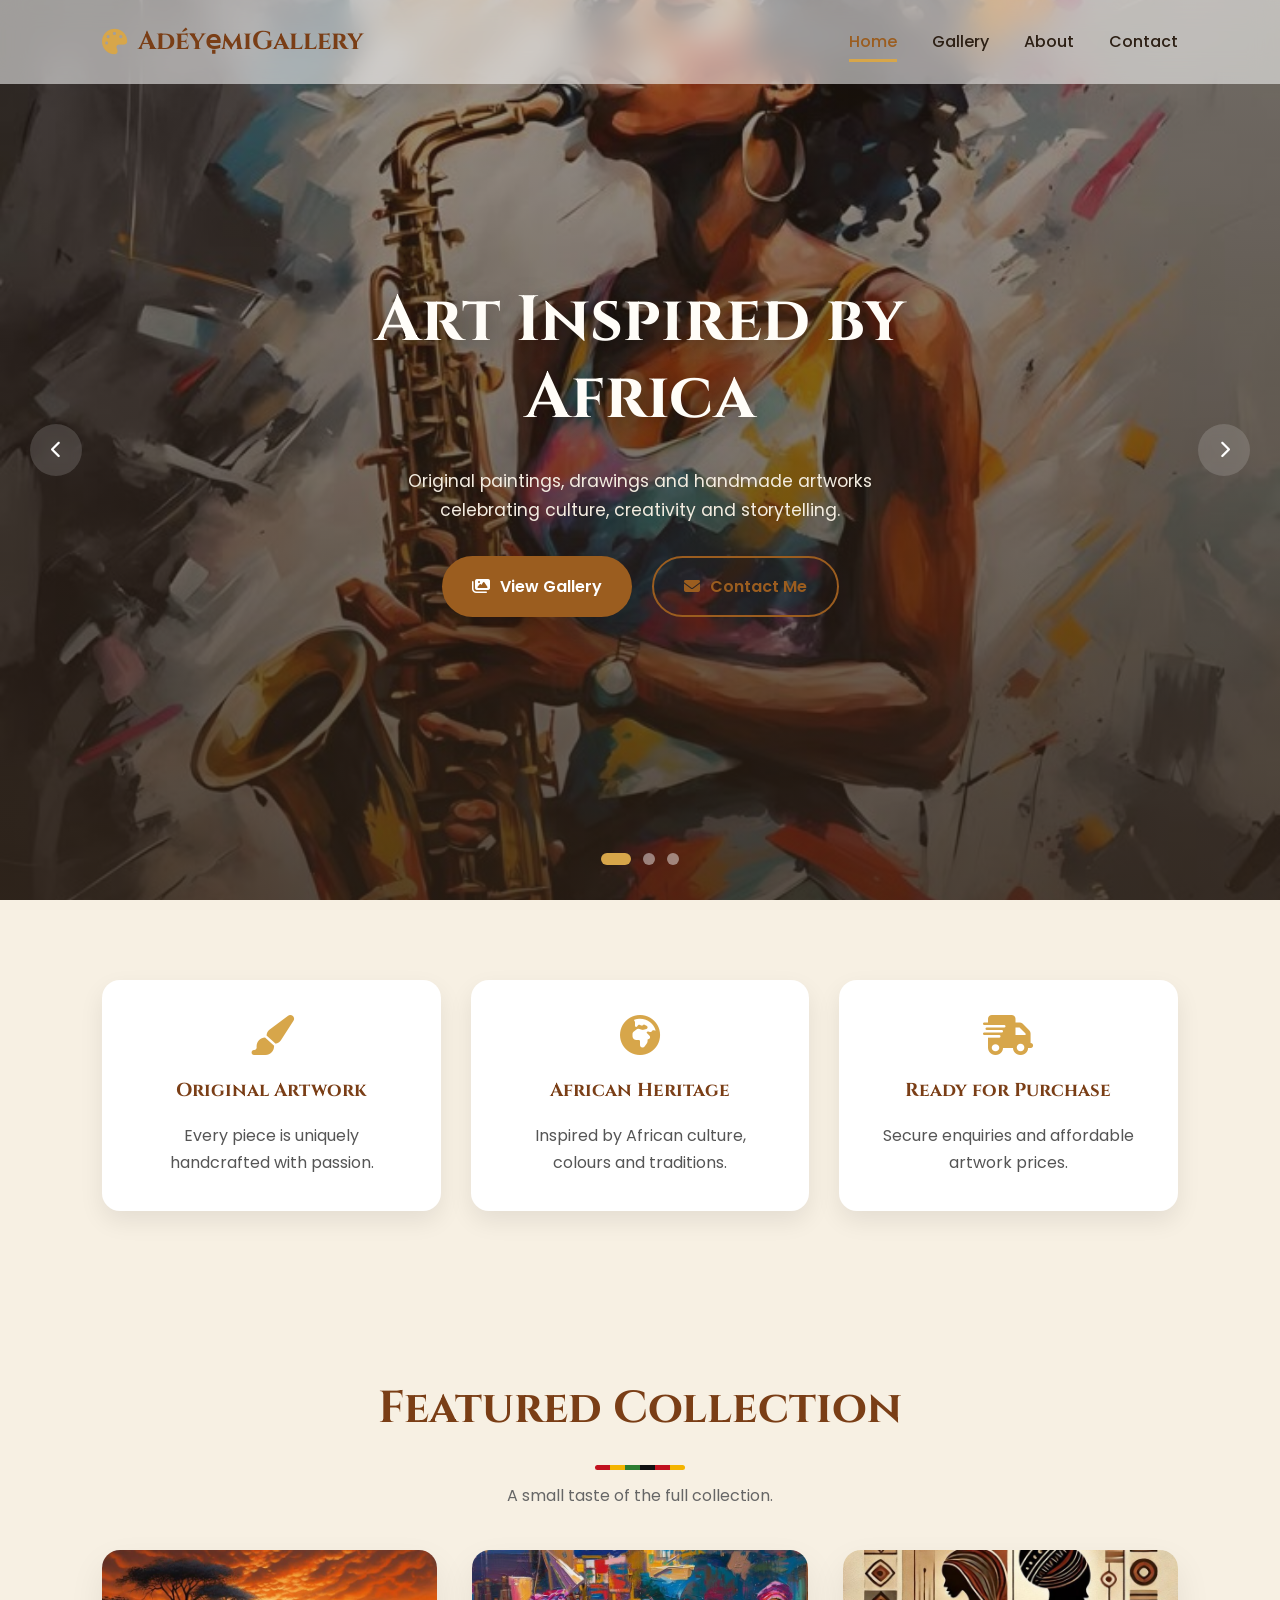
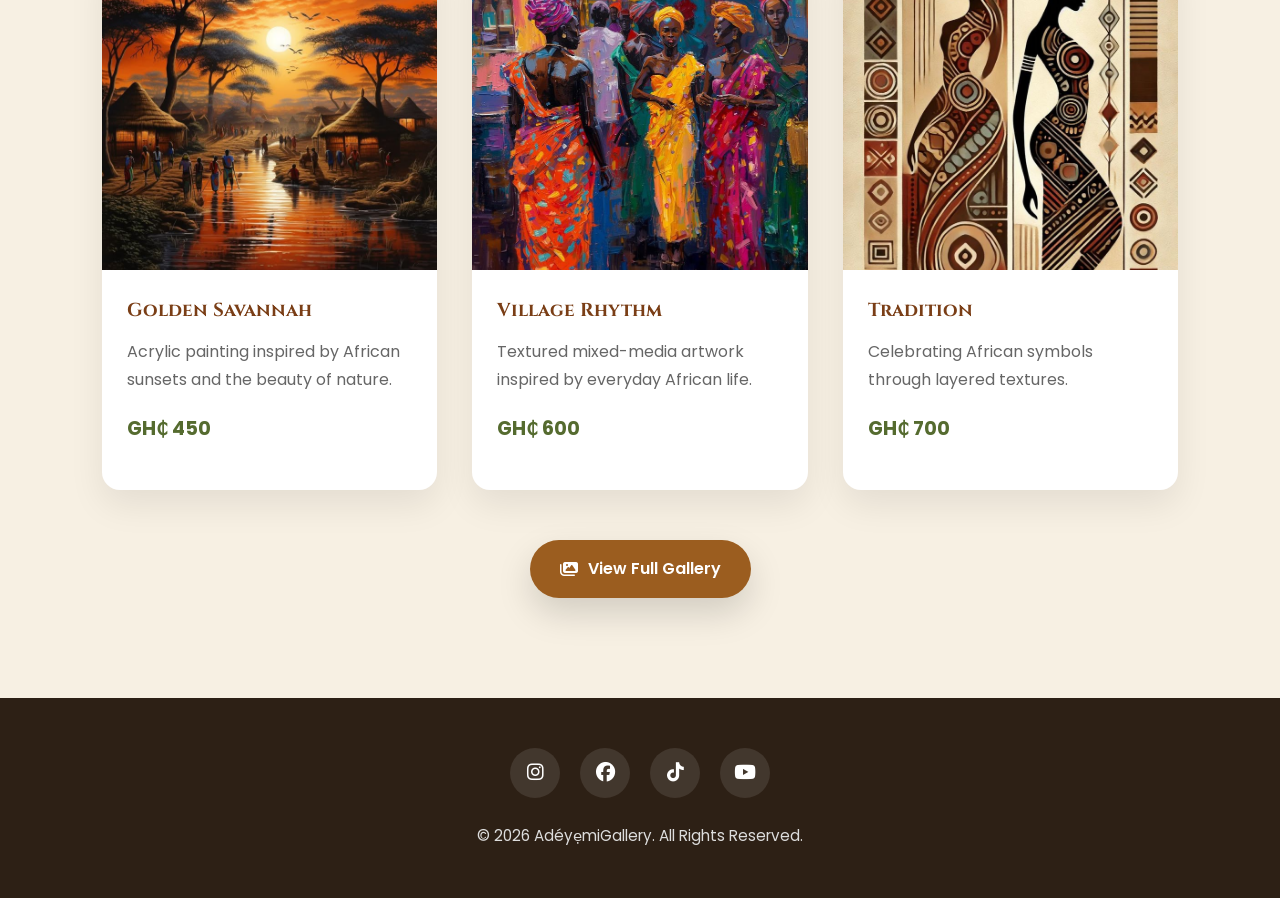
<file: index.html>
<!DOCTYPE html>
<html lang="en">
<head>
    <meta charset="UTF-8">
    <meta name="viewport" content="width=device-width, initial-scale=1.0">
    <title>AdéyẹmiGallery | Home</title>

    <link rel="stylesheet" href="style.css">

    <!-- Google Fonts -->
    <link href="https://fonts.googleapis.com/css2?family=Cinzel:wght@500;700&family=Poppins:wght@300;400;500;600&display=swap" rel="stylesheet">

    <!-- Font Awesome -->
    <link rel="stylesheet"
    href="https://cdnjs.cloudflare.com/ajax/libs/font-awesome/6.7.2/css/all.min.css">
</head>

<body>

<!--================ PRELOADER ================-->

<div id="loader">
    <div class="loader-circle"></div>
</div>

<!--================ NAVIGATION ================-->

<header>

<div class="logo">
    <i class="fa-solid fa-palette"></i>
    AdéyẹmiGallery
</div>

<nav>

<a href="index.html" class="active">Home</a>
<a href="gallery.html">Gallery</a>
<a href="about.html">About</a>
<a href="contact.html">Contact</a>

</nav>

<div class="menu-btn">
    <i class="fa-solid fa-bars"></i>
</div>

</header>

<!--================ HERO SLIDER =================
Replaces the old static kente-pattern hero.
Each .hero-slide is a full slide with its own background image, heading,
text and buttons, so the message can change from slide to slide.
Add the slide-rotation logic (interval, next/prev, dot clicks) to script.js
and the positioning/fade or slide transition rules to style.css using the
.hero-slider / .hero-slide / .slide-dots classes below.
================================================= -->

<section id="home" class="hero-slider">

<div class="hero-slide active" style="background-image: url('./images/trumpet.jpg');">
    <div class="hero-overlay"></div>
    <div class="hero-content">
        <h1>Art Inspired by Africa</h1>
        <p>
            Original paintings, drawings and handmade artworks celebrating
            culture, creativity and storytelling.
        </p>
        <div class="hero-buttons">
            <a href="gallery.html" class="btn">
                <i class="fa-solid fa-images"></i>
                View Gallery
            </a>
            <a href="contact.html" class="btn-outline">
                <i class="fa-solid fa-envelope"></i>
                Contact Me
            </a>
        </div>
    </div>
</div>

<div class="hero-slide" style="background-image: url('./images/women.jpg');">
    <div class="hero-overlay"></div>
    <div class="hero-content">
        <h1>Colour, Culture, Story</h1>
        <p>
            Every piece is handcrafted to carry a piece of African heritage
            into your home.
        </p>
        <div class="hero-buttons">
            <a href="gallery.html" class="btn">
                <i class="fa-solid fa-images"></i>
                View Gallery
            </a>
            <a href="about.html" class="btn-outline">
                <i class="fa-solid fa-user"></i>
                Meet the Artist
            </a>
        </div>
    </div>
</div>

<div class="hero-slide" style="background-image: url('./images/herowomen.jpg');">
    <div class="hero-overlay"></div>
    <div class="hero-content">
        <h1>Made With Passion</h1>
        <p>
            From sketch to canvas, every artwork tells a story worth
            owning.
        </p>
        <div class="hero-buttons">
            <a href="gallery.html" class="btn">
                <i class="fa-solid fa-images"></i>
                View Gallery
            </a>
            <a href="contact.html" class="btn-outline">
                <i class="fa-solid fa-envelope"></i>
                Contact Me
            </a>
        </div>
    </div>
</div>

<div class="slider-arrows">
    <button class="slider-prev" aria-label="Previous slide">
        <i class="fa-solid fa-chevron-left"></i>
    </button>
    <button class="slider-next" aria-label="Next slide">
        <i class="fa-solid fa-chevron-right"></i>
    </button>
</div>

<div class="slider-dots">
    <span class="dot active" data-slide="0"></span>
    <span class="dot" data-slide="1"></span>
    <span class="dot" data-slide="2"></span>
</div>

</section>

<!--================ FEATURES =================-->

<section class="features">

<div class="feature reveal">

<i class="fa-solid fa-paintbrush"></i>

<h3>Original Artwork</h3>

<p>
Every piece is uniquely handcrafted with passion.
</p>

</div>

<div class="feature reveal">

<i class="fa-solid fa-earth-africa"></i>

<h3>African Heritage</h3>

<p>
Inspired by African culture, colours and traditions.
</p>

</div>

<div class="feature reveal">

<i class="fa-solid fa-truck-fast"></i>

<h3>Ready for Purchase</h3>

<p>
Secure enquiries and affordable artwork prices.
</p>

</div>

</section>

<!--================ GALLERY PREVIEW =================-->

<section id="gallery-preview">

<div class="section-title">

<h2>Featured Collection</h2>

<p>A small taste of the full collection.</p>

</div>

<div class="gallery-grid">

<div class="art-card painting reveal">

<img src="./images/scene.jpg" alt="Artwork">

<div class="art-info">

<h3>Golden Savannah</h3>

<p>
Acrylic painting inspired by African sunsets and the
beauty of nature.
</p>

<div class="price">
GH₵ 450
</div>

</div>

</div>

<div class="art-card painting reveal">

<img src="./images/kentewomen.jpg" alt="Artwork">

<div class="art-info">

<h3>Village Rhythm</h3>

<p>
Textured mixed-media artwork inspired by everyday
African life.
</p>

<div class="price">
GH₵ 600
</div>

</div>

</div>

<div class="art-card painting reveal">

<img src="./images/patternwomen.jpg" alt="Artwork">

<div class="art-info">

<h3>Tradition</h3>

<p>
Celebrating African symbols through layered textures.
</p>

<div class="price">
GH₵ 700
</div>

</div>

</div>

</div>

<div class="gallery-preview-cta">
    <a href="gallery.html" class="btn">
        <i class="fa-solid fa-images"></i>
        View Full Gallery
    </a>
</div>

</section>

<!--================ FOOTER =================-->

<footer>

<div class="socials">

<a href="https://www.instagram.com/dorabelle2011" target="_blank" rel="noopener noreferrer">
    <i class="fab fa-instagram"></i>
</a>

<a href="https://www.facebook.com/Dorothy-Setriakor" target="_blank" rel="noopener noreferrer">
    <i class="fab fa-facebook"></i>
</a>

<a href="https://www.tiktok.com/dorothy.setriakor" target="_blank" rel="noopener noreferrer">
    <i class="fab fa-tiktok"></i>
</a>

<a href="https://www.youtube.com/DorothySetriakor" target="_blank" rel="noopener noreferrer">
    <i class="fab fa-youtube"></i>
</a>

</div>

<p>

© 2026 AdéyẹmiGallery.
All Rights Reserved.

</p>

</footer>

<script src="script.js"></script>

</body>
</html>
</file>
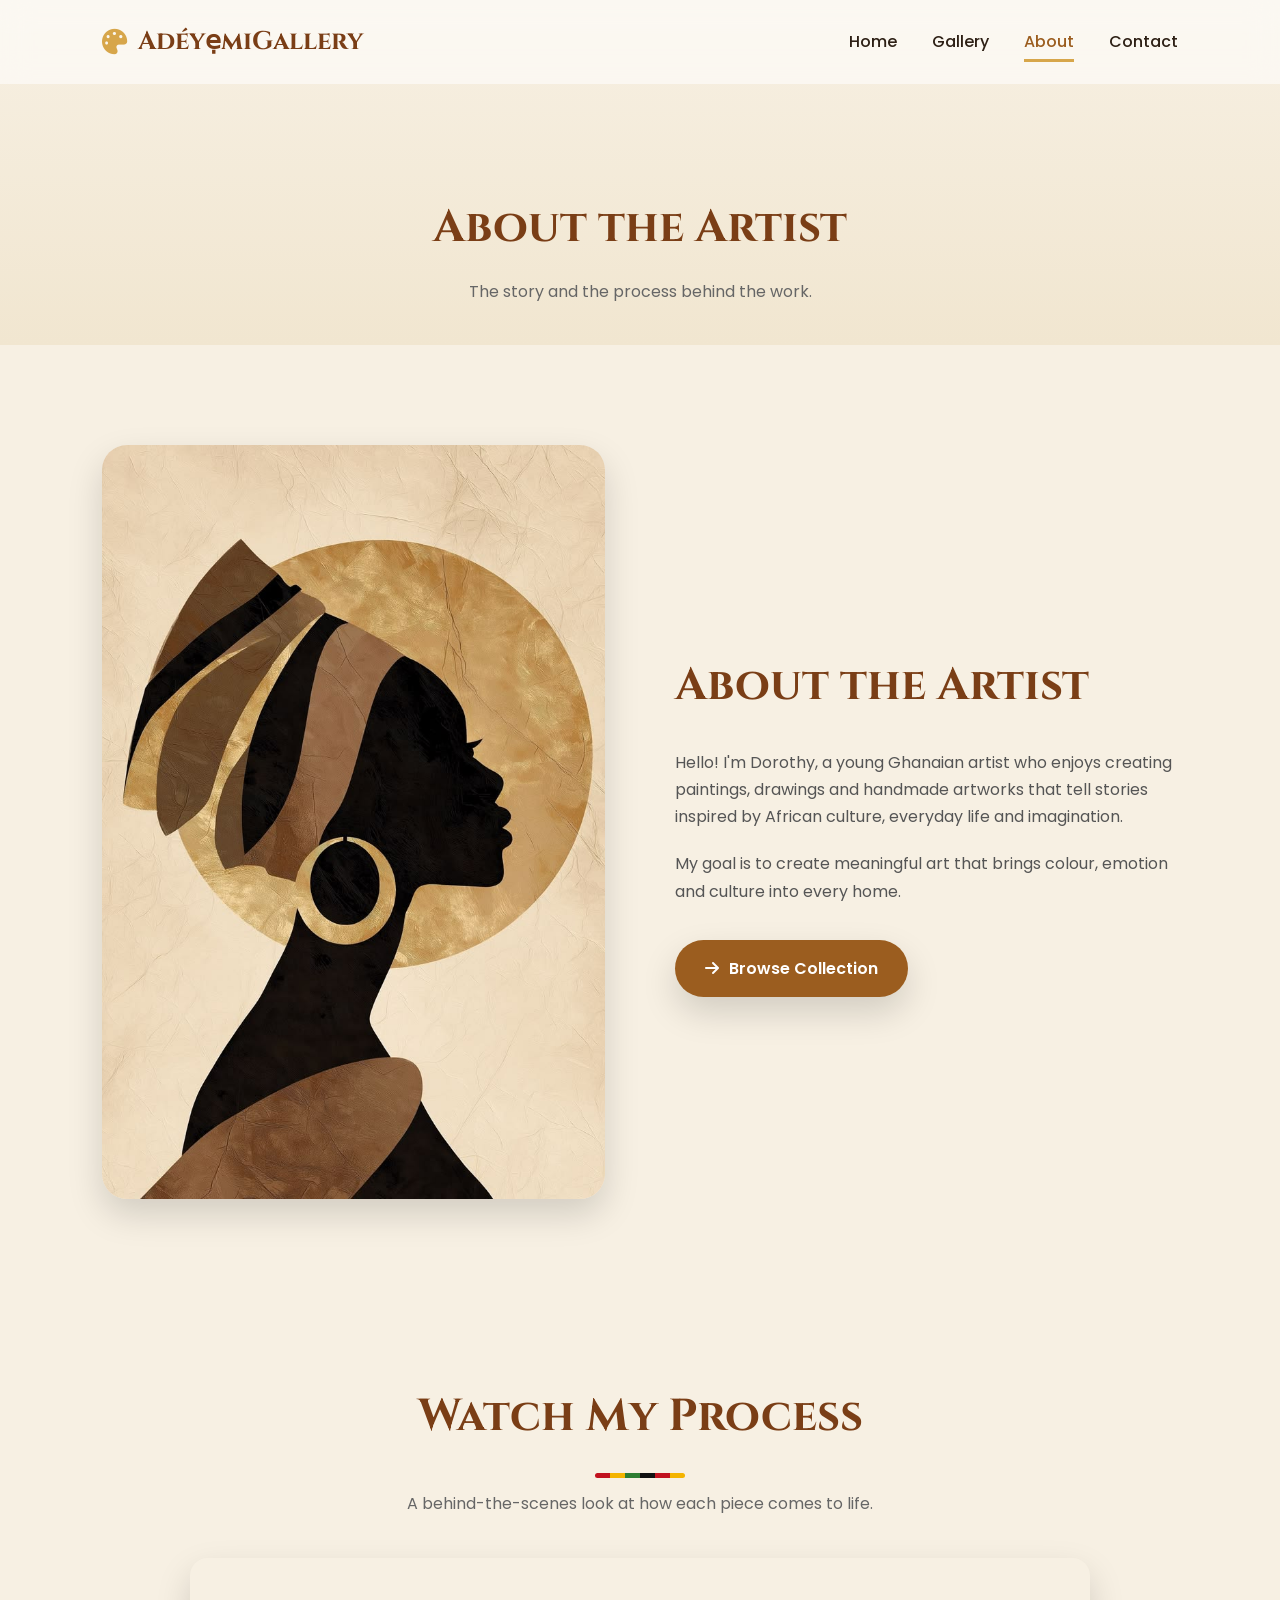
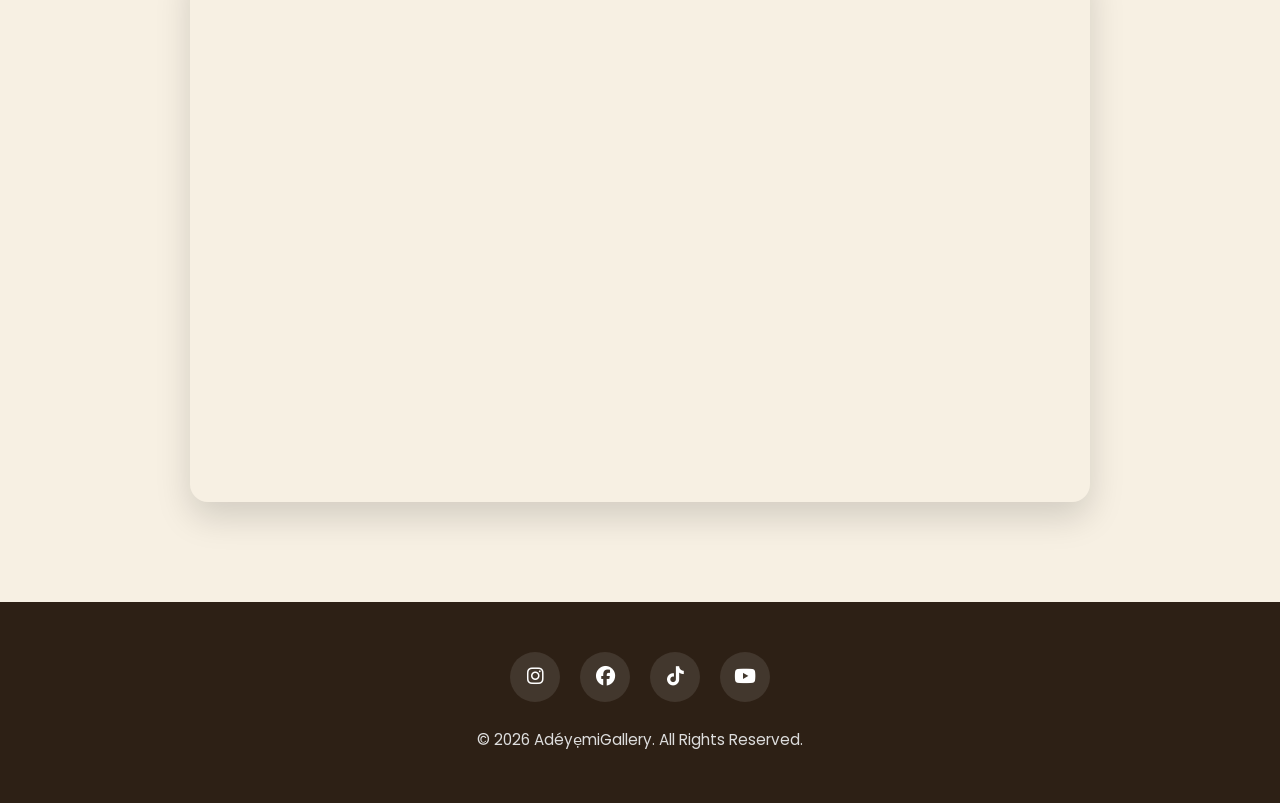
<file: about.html>
<!DOCTYPE html>
<html lang="en">
<head>
    <meta charset="UTF-8">
    <meta name="viewport" content="width=device-width, initial-scale=1.0">
    <title>AdéyẹmiGallery | About</title>

    <link rel="stylesheet" href="style.css">

    <!-- Google Fonts -->
    <link href="https://fonts.googleapis.com/css2?family=Cinzel:wght@500;700&family=Poppins:wght@300;400;500;600&display=swap" rel="stylesheet">

    <!-- Font Awesome -->
    <link rel="stylesheet"
    href="https://cdnjs.cloudflare.com/ajax/libs/font-awesome/6.7.2/css/all.min.css">
</head>

<body>

<!--================ PRELOADER ================-->

<div id="loader">
    <div class="loader-circle"></div>
</div>

<!--================ NAVIGATION ================-->

<header>

<div class="logo">
    <i class="fa-solid fa-palette"></i>
    AdéyẹmiGallery
</div>

<nav>

<a href="index.html">Home</a>
<a href="gallery.html">Gallery</a>
<a href="about.html" class="active">About</a>
<a href="contact.html">Contact</a>

</nav>

<div class="menu-btn">
    <i class="fa-solid fa-bars"></i>
</div>

</header>

<!--================ PAGE BANNER =================-->

<section class="page-banner">

<div class="section-title">

<h1>About the Artist</h1>

<p>The story and the process behind the work.</p>

</div>

</section>

<!--================ ABOUT =================-->

<section id="about">

<div class="about-image">

<img src="./images/woman.jpg" alt="Artist">

</div>

<div class="about-text">

<h2>About the Artist</h2>

<p>

Hello! I'm Dorothy, a young Ghanaian artist who enjoys
creating paintings, drawings and handmade artworks that
tell stories inspired by African culture, everyday life
and imagination.

</p>

<p>

My goal is to create meaningful art that brings colour,
emotion and culture into every home.

</p>

<a href="gallery.html" class="btn">

<i class="fa-solid fa-arrow-right"></i>

Browse Collection

</a>

</div>

</section>

<!--================ VIDEO =================
Provision for an embedded YouTube video, e.g. showing the
artist's process or a studio tour. Swap the src on the iframe
below for the real YouTube embed link
(https://www.youtube.com/embed/VIDEO_ID). Style the wrapper with
the .video-section / .video-wrapper classes in style.css to keep
the 16:9 ratio responsive.
================================================= -->

<section class="video-section">

<div class="section-title">

<h2>Watch My Process</h2>

<p>A behind-the-scenes look at how each piece comes to life.</p>

</div>

<div class="video-wrapper">

<iframe
    src="https://www.youtube.com/embed/VIDEO_ID"
    title="Artist process video"
    frameborder="0"
    allow="accelerometer; autoplay; clipboard-write; encrypted-media; gyroscope; picture-in-picture; web-share"
    allowfullscreen>
</iframe>

</div>

</section>

<!--================ FOOTER =================-->

<footer>

<div class="socials">

<a href="https://www.instagram.com/dorabelle2011" target="_blank" rel="noopener noreferrer">
    <i class="fab fa-instagram"></i>
</a>

<a href="https://www.facebook.com/Dorothy-Setriakor" target="_blank" rel="noopener noreferrer">
    <i class="fab fa-facebook"></i>
</a>

<a href="https://www.tiktok.com/dorothy.setriakor" target="_blank" rel="noopener noreferrer">
    <i class="fab fa-tiktok"></i>
</a>

<a href="https://www.youtube.com/DorothySetriakor" target="_blank" rel="noopener noreferrer">
    <i class="fab fa-youtube"></i>
</a>

</div>

<p>

© 2026 AdéyẹmiGallery.
All Rights Reserved.

</p>

</footer>

<script src="script.js"></script>

</body>
</html>
</file>
<file: style.css>
/*=========================================
GOOGLE FONTS
=========================================*/

@import url('https://fonts.googleapis.com/css2?family=Cinzel:wght@500;700&family=Poppins:wght@300;400;500;600;700&display=swap');

/*=========================================
ROOT VARIABLES
=========================================*/

:root{

    --primary:#9b5d1f;
    --secondary:#d7a64a;
    --accent:#7a3e16;
    --cream:#f7f0e3;
    --light:#fffdf8;
    --dark:#2d2015;
    --green:#556b2f;

    --shadow:0 15px 35px rgba(0,0,0,.15);

    --radius:18px;

    --transition:.35s ease;

}

/*=========================================
RESET
=========================================*/

*{

    margin:0;
    padding:0;
    box-sizing:border-box;

}

html{

    scroll-behavior:smooth;

}

body{

    font-family:'Poppins',sans-serif;
    background:var(--cream);
    color:var(--dark);
    overflow-x:hidden;
    line-height:1.7;

}

img{

    width:100%;
    display:block;

}

a{

    text-decoration:none;

}

button{

    border:none;
    cursor:pointer;
    font-family:inherit;

}

/*=========================================
SCROLLBAR
=========================================*/

::-webkit-scrollbar{

    width:10px;

}

::-webkit-scrollbar-thumb{

    background:var(--primary);
    border-radius:20px;

}

::-webkit-scrollbar-track{

    background:#eadfcf;

}

/*=========================================
PRELOADER
=========================================*/

#loader{

    position:fixed;
    inset:0;
    background:var(--cream);

    display:flex;
    justify-content:center;
    align-items:center;

    z-index:9999;

    transition:.6s;

}

.loader-circle{

    width:70px;
    height:70px;

    border:7px solid #e8c98c;

    border-top:7px solid var(--accent);

    border-radius:50%;

    animation:spin 1s linear infinite;

}

/*=========================================
HEADER
=========================================*/

header{

    position:fixed;
    top:0;
    left:0;

    width:100%;

    padding:20px 8%;

    display:flex;
    justify-content:space-between;
    align-items:center;

    backdrop-filter:blur(14px);

    background:rgba(255,255,255,.55);

    z-index:999;

    transition:.3s;

}

header.scrolled{

    background:white;
    box-shadow:0 8px 20px rgba(0,0,0,.08);

}

.logo{

    font-size:1.6rem;
    font-family:'Cinzel',serif;

    color:var(--accent);

    display:flex;
    gap:10px;
    align-items:center;

    font-weight:bold;

}

.logo i{

    color:var(--secondary);

}

nav{

    display:flex;
    gap:35px;

}

nav a{

    color:var(--dark);

    font-weight:500;

    position:relative;

}

nav a::after{

    content:"";

    position:absolute;

    left:0;
    bottom:-7px;

    width:0;

    height:3px;

    background:var(--secondary);

    transition:var(--transition);

}

nav a:hover::after{

    width:100%;

}

nav a.active{

    color:var(--primary);

}

nav a.active::after{

    width:100%;

}

.menu-btn{

    display:none;

    font-size:1.6rem;

    color:var(--accent);

}

/*=========================================
HERO SLIDER
=========================================*/

.hero-slider{

    position:relative;

    min-height:100vh;

    overflow:hidden;

    background:var(--dark);

}

.hero-slide{

    position:absolute;

    inset:0;

    display:flex;

    align-items:center;

    justify-content:center;

    background-size:cover;

    background-position:center;

    opacity:0;

    visibility:hidden;

    transition:opacity 1.2s ease;

    z-index:1;

}

.hero-slide.active{

    opacity:1;

    visibility:visible;

    z-index:2;

}

.hero-overlay{

    position:absolute;

    inset:0;

    background:linear-gradient(
        180deg,
        rgba(45,32,21,.45),
        rgba(45,32,21,.8)
    );

}

.hero-slide .hero-content{

    position:relative;

    z-index:2;

    max-width:760px;

    margin:0 auto;

    padding:0 8%;

    text-align:center;

}

.hero-content h1{

    font-size:4rem;

    font-family:'Cinzel',serif;

    line-height:1.2;

    color:var(--light);

    text-shadow:0 6px 25px rgba(0,0,0,.4);

}

.hero-content p{

    margin:30px auto;

    max-width:580px;

    font-size:1.08rem;

    color:#f3ece0;

}

.hero-buttons{

    display:flex;

    justify-content:center;

    gap:20px;

    flex-wrap:wrap;

}

/*=========================================
SLIDER CONTROLS
=========================================*/

.slider-arrows{

    position:absolute;

    top:50%;

    left:0;
    right:0;

    transform:translateY(-50%);

    display:flex;

    justify-content:space-between;

    padding:0 30px;

    z-index:3;

    pointer-events:none;

}

.slider-prev,
.slider-next{

    pointer-events:all;

    width:52px;
    height:52px;

    border-radius:50%;

    background:rgba(255,255,255,.15);

    backdrop-filter:blur(6px);

    color:white;

    display:flex;

    align-items:center;

    justify-content:center;

    font-size:1.1rem;

    transition:var(--transition);

}

.slider-prev:hover,
.slider-next:hover{

    background:var(--secondary);

    transform:translateY(-4px);

}

.slider-dots{

    position:absolute;

    bottom:35px;

    left:0;
    right:0;

    display:flex;

    justify-content:center;

    gap:12px;

    z-index:3;

}

.dot{

    width:12px;
    height:12px;

    border-radius:50%;

    background:rgba(255,255,255,.45);

    cursor:pointer;

    transition:var(--transition);

}

.dot.active{

    background:var(--secondary);

    width:30px;

    border-radius:20px;

}

/*=========================================
BUTTONS
=========================================*/

.btn{

    background:var(--primary);

    color:white;

    padding:15px 30px;

    border-radius:40px;

    transition:var(--transition);

    display:inline-flex;

    gap:10px;

    align-items:center;

    font-weight:600;

    box-shadow:var(--shadow);

}

.btn:hover{

    background:var(--accent);

    transform:translateY(-4px);

}

.btn-outline{

    border:2px solid var(--primary);

    color:var(--primary);

    padding:15px 30px;

    border-radius:40px;

    display:inline-flex;

    gap:10px;

    align-items:center;

    transition:var(--transition);

    font-weight:600;

}

.btn-outline:hover{

    background:var(--primary);

    color:white;

}

/*=========================================
FEATURES
=========================================*/

.features{

    padding:80px 8%;

    display:grid;

    grid-template-columns:repeat(3,1fr);

    gap:30px;

}

.feature{

    background:white;

    border-radius:var(--radius);

    padding:35px;

    text-align:center;

    transition:var(--transition);

    box-shadow:0 10px 25px rgba(0,0,0,.08);

}

.feature:hover{

    transform:translateY(-10px);

}

.feature i{

    font-size:2.5rem;

    color:var(--secondary);

    margin-bottom:20px;

}

.feature h3{

    margin-bottom:15px;

    font-family:'Cinzel',serif;

    color:var(--accent);

}

.feature p{

    color:#555;

}
/*=========================================
SECTION TITLE
=========================================*/

.section-title{

    text-align:center;
    padding:40px 8%;

}

.section-title h2{

    font-family:'Cinzel',serif;
    font-size:2.8rem;
    color:var(--accent);
    margin-bottom:12px;

}

.section-title p{

    color:#666;
    max-width:650px;
    margin:auto;

}

/*=========================================
PAGE BANNER
=========================================*/

.page-banner{

    padding-top:150px;

    background:linear-gradient(180deg,var(--cream),#f1e6d0);

}

.page-banner .section-title h2,
.page-banner .section-title h1{

    font-family:'Cinzel',serif;
    font-size:2.8rem;
    color:var(--accent);
    margin-bottom:12px;

}

/*=========================================
GALLERY
=========================================*/

#gallery{

    padding:40px 8% 100px;

}

.gallery-filter{

    display:flex;
    justify-content:center;
    flex-wrap:wrap;
    gap:15px;
    margin-bottom:50px;

}

.gallery-filter button{

    background:white;
    color:var(--dark);

    padding:12px 24px;

    border-radius:30px;

    border:2px solid transparent;

    font-weight:600;

    transition:var(--transition);

    box-shadow:0 6px 15px rgba(0,0,0,.08);

}

.gallery-filter button:hover{

    background:var(--secondary);
    color:white;

}

.gallery-filter button.active{

    background:var(--primary);
    color:white;

}

.gallery-grid{

    display:grid;

    grid-template-columns:repeat(auto-fit,minmax(300px,1fr));

    gap:35px;

}

/*=========================================
GALLERY PREVIEW (HOME PAGE)
=========================================*/

#gallery-preview{

    padding:40px 8% 100px;

}

.gallery-preview-cta{

    text-align:center;

    margin-top:50px;

}

/*=========================================
ART CARD
=========================================*/

.art-card{

    background:white;

    border-radius:var(--radius);

    overflow:hidden;

    box-shadow:0 15px 35px rgba(0,0,0,.08);

    transition:var(--transition);

}

.art-card:hover{

    transform:translateY(-12px);

    box-shadow:0 25px 45px rgba(0,0,0,.15);

}

.art-card img{

    height:320px;

    object-fit:cover;

    transition:.5s;

}

.art-card:hover img{

    transform:scale(1.08);

}

.art-info{

    padding:25px;

}

.art-info h3{

    font-family:'Cinzel',serif;

    color:var(--accent);

    margin-bottom:12px;

}

.art-info p{

    color:#666;

    margin-bottom:20px;

}

.price{

    color:var(--green);

    font-size:1.2rem;

    font-weight:700;

    margin-bottom:20px;

}

.buy-btn{

    width:100%;

    background:var(--primary);

    color:white;

    padding:14px;

    border-radius:35px;

    font-size:1rem;

    font-weight:600;

    transition:var(--transition);

}

.buy-btn:hover{

    background:var(--accent);
    transform:translateY(-4px);

}

.buy-btn i{

    margin-right:8px;

}

/*=========================================
ABOUT
=========================================*/

#about{

    padding:100px 8%;

    display:grid;

    grid-template-columns:1fr 1fr;

    gap:70px;

    align-items:center;

}

.about-image img{

    border-radius:25px;

    box-shadow:var(--shadow);

}

.about-text h2{

    font-family:'Cinzel',serif;

    color:var(--accent);

    font-size:2.8rem;

    margin-bottom:25px;

}

.about-text p{

    color:#555;

    margin-bottom:20px;

}

.about-text .btn{

    margin-top:15px;

}

/*=========================================
VIDEO
=========================================*/

.video-section{

    padding:40px 8% 100px;

    text-align:center;

}

.video-wrapper{

    position:relative;

    max-width:900px;

    height:0;

    padding-top:50.625%;

    margin:0 auto;

    border-radius:var(--radius);

    overflow:hidden;

    box-shadow:var(--shadow);

}

.video-wrapper iframe{

    position:absolute;

    inset:0;

    width:100%;

    height:100%;

    border:0;

}

/*=========================================
CONTACT
=========================================*/

#contact{

    padding:100px 8%;

}

.contact-wrapper{

    max-width:700px;

    margin:auto;

}

form{

    max-width:700px;

    margin:auto;

}

.form-group{

    margin-bottom:22px;

}

.form-group label{

    display:block;

    margin-bottom:8px;

    font-weight:500;

    color:var(--accent);

}

form input,
form textarea{

    width:100%;

    padding:18px;

    border:2px solid transparent;

    border-radius:15px;

    outline:none;

    font-size:1rem;

    font-family:'Poppins',sans-serif;

    background:white;

    box-shadow:0 8px 20px rgba(0,0,0,.08);

    resize:none;

    transition:var(--transition);

}

form input.invalid,
form textarea.invalid{

    border-color:#d94f4f;

}

.error-msg{

    display:block;

    min-height:20px;

    margin-top:6px;

    font-size:.85rem;

    color:#d94f4f;

}

form button{

    background:var(--primary);

    color:white;

    width:100%;

    padding:18px;

    border-radius:40px;

    font-size:1rem;

    font-weight:600;

    transition:var(--transition);

}

form button:hover{

    background:var(--accent);

}

form button i{

    margin-right:8px;

}

/*=========================================
FORM SUCCESS
=========================================*/

.form-success{

    display:none;

    max-width:700px;

    margin:auto;

    padding:60px 40px;

    text-align:center;

    background:white;

    border-radius:var(--radius);

    box-shadow:var(--shadow);

}

.form-success.show{

    display:block;

}

.form-success i{

    font-size:3rem;

    color:var(--primary);

    margin-bottom:20px;

}

.form-success h3{

    font-family:'Cinzel',serif;

    font-size:1.6rem;

    color:var(--accent);

    margin-bottom:12px;

}

.form-success p{

    color:#666;

}

/*=========================================
FOOTER
=========================================*/

footer{

    background:var(--dark);

    color:white;

    text-align:center;

    padding:50px 8%;

}

.socials{

    display:flex;

    justify-content:center;

    gap:20px;

    margin-bottom:25px;

}

.socials a{

    width:50px;

    height:50px;

    display:flex;

    justify-content:center;

    align-items:center;

    background:rgba(255,255,255,.1);

    border-radius:50%;

    color:white;

    font-size:1.2rem;

    transition:var(--transition);

}

.socials a:hover{

    background:var(--secondary);

    transform:translateY(-5px);

}

footer p{

    color:#ddd;

    font-size:.95rem;

}
/*=========================================
LIGHTBOX
=========================================*/

#lightbox{

    position:fixed;
    inset:0;

    background:rgba(0,0,0,.92);

    display:flex;
    justify-content:center;
    align-items:center;

    opacity:0;
    visibility:hidden;

    transition:.4s ease;

    z-index:5000;

}

#lightbox.show{

    opacity:1;
    visibility:visible;

}

#lightbox-img{

    max-width:85%;
    max-height:85%;

    border-radius:18px;

    border:5px solid white;

    box-shadow:0 20px 40px rgba(0,0,0,.4);

    animation:zoomIn .4s ease;

}

#close{

    position:absolute;

    top:35px;
    right:45px;

    font-size:2rem;

    color:white;

    cursor:pointer;

    transition:.3s;

}

#close:hover{

    color:var(--secondary);
    transform:rotate(90deg);

}

/*=========================================
ANIMATIONS
=========================================*/

@keyframes spin{

    from{

        transform:rotate(0deg);

    }

    to{

        transform:rotate(360deg);

    }

}

@keyframes zoomIn{

    from{

        transform:scale(.7);
        opacity:0;

    }

    to{

        transform:scale(1);
        opacity:1;

    }

}

@keyframes fadeUp{

    from{

        opacity:0;
        transform:translateY(60px);

    }

    to{

        opacity:1;
        transform:translateY(0);

    }

}

@keyframes float{

    0%{

        transform:translateY(0);

    }

    50%{

        transform:translateY(-15px);

    }

    100%{

        transform:translateY(0);

    }

}

/*=========================================
SCROLL ANIMATION
=========================================*/

.reveal{

    opacity:0;

    transform:translateY(60px);

    transition:1s ease;

}

.reveal.active{

    opacity:1;

    transform:translateY(0);

}

/*=========================================
CARD HOVER EFFECT
=========================================*/

.art-card{

    animation:fadeUp .8s ease;

}

.art-card::after{

    content:"";

    position:absolute;

    inset:0;

    background:linear-gradient(
        transparent,
        rgba(0,0,0,.05)
    );

    opacity:0;

    transition:.35s;

    pointer-events:none;

}

.art-card:hover::after{

    opacity:1;

}

/*=========================================
INPUT FOCUS
=========================================*/

input:focus,
textarea:focus{

    outline:2px solid var(--secondary);

}

/*=========================================
LOADER HIDDEN
=========================================*/

body.loaded #loader{

    opacity:0;

    visibility:hidden;

}

/*=========================================
SMALL DECORATIVE AFRICAN ACCENT
=========================================*/

.section-title h2::after{

    content:"";

    display:block;

    width:90px;

    height:5px;

    background:

    repeating-linear-gradient(
        90deg,
        #c1121f 0 15px,
        #f4b400 15px 30px,
        #2e7d32 30px 45px,
        #111 45px 60px
    );

    margin:18px auto 0;

    border-radius:30px;

}

/*=========================================
RESPONSIVE
=========================================*/

@media(max-width:1100px){

.hero-content{

display:flex;
flex-direction:column;
align-items:center;

}

.hero-content p{

max-width:650px;

}

#about{

grid-template-columns:1fr;

}

.about-text{

text-align:center;

}

.about-text .btn{

margin:auto;

}

}

@media(max-width:900px){

.features{

grid-template-columns:1fr;

}

.gallery-grid{

grid-template-columns:repeat(auto-fit,minmax(260px,1fr));

}

header{

padding:20px 6%;

}

nav{

position:absolute;

top:100%;

left:0;

width:100%;

background:white;

display:none;

flex-direction:column;

padding:25px;

box-shadow:0 10px 30px rgba(0,0,0,.08);

}

nav.active{

display:flex;

}

.menu-btn{

display:block;
cursor:pointer;

}

}

@media(max-width:650px){

.hero-content h1{

font-size:2.6rem;

}

.slider-prev,
.slider-next{

width:40px;
height:40px;
font-size:.9rem;

}

.page-banner{

padding-top:130px;

}

.section-title h2{

font-size:2rem;

}

.about-text h2{

font-size:2rem;

}

.hero-buttons{

flex-direction:column;

width:100%;

}

.btn,
.btn-outline{

justify-content:center;
width:100%;

}

.art-card img{

height:260px;

}

#close{

top:20px;
right:25px;

font-size:1.7rem;

}

.socials{

flex-wrap:wrap;

}

}

@media(max-width:450px){

.logo{

font-size:1.2rem;

}

.hero-content h1{

font-size:2.1rem;

}

.hero-content p{

font-size:.95rem;

}

.section-title{

padding:20px;

}

.gallery-filter{

gap:10px;

}

.gallery-filter button{

padding:10px 18px;
font-size:.9rem;

}

footer{

padding:40px 20px;

}

}

/*=========================================
END OF STYLESHEET
=========================================*/
/*=========================================
ADMIN PAGE
=========================================*/

.admin-page{

    padding-top:150px;
    min-height:100vh;

}

.admin-hidden{

    display:none !important;

}

/* ---- Login screen ---- */

.login-box{

    max-width:420px;
    margin:60px auto;
    padding:50px 40px;
    background:white;
    border-radius:var(--radius);
    box-shadow:var(--shadow);
    text-align:center;

}

.login-box i{

    font-size:2.5rem;
    color:var(--secondary);
    margin-bottom:15px;

}

.login-box h2{

    font-family:'Cinzel',serif;
    color:var(--accent);
    margin-bottom:25px;

}

.login-box .form-group{

    text-align:left;
    margin-bottom:20px;

}

/* ---- Admin bar ---- */

.admin-bar{

    display:flex;
    justify-content:space-between;
    align-items:center;
    padding:0 8% 30px;
    flex-wrap:wrap;
    gap:15px;

}

.admin-bar h1{

    font-family:'Cinzel',serif;
    color:var(--accent);
    font-size:2rem;

}

.logout-btn{

    background:transparent;
    border:2px solid var(--primary);
    color:var(--primary);
    padding:10px 22px;
    border-radius:30px;
    font-weight:600;
    transition:var(--transition);

}

.logout-btn:hover{

    background:var(--primary);
    color:white;

}

/* ---- Tabs ---- */

.admin-tabs{

    display:flex;
    gap:15px;
    padding:0 8% 40px;
    flex-wrap:wrap;

}

.admin-tab-btn{

    background:white;
    color:var(--dark);
    padding:12px 26px;
    border-radius:30px;
    font-weight:600;
    box-shadow:0 6px 15px rgba(0,0,0,.08);
    transition:var(--transition);

}

.admin-tab-btn.active{

    background:var(--primary);
    color:white;

}

.admin-panel{

    padding:0 8% 100px;

}

/* ---- Artwork admin cards ---- */

.admin-artwork-grid{

    display:grid;
    grid-template-columns:repeat(auto-fit,minmax(320px,1fr));
    gap:30px;
    margin-top:40px;

}

.admin-art-card{

    background:white;
    border-radius:var(--radius);
    overflow:hidden;
    box-shadow:0 15px 35px rgba(0,0,0,.08);
    padding:20px;

}

.admin-art-card img{

    height:220px;
    object-fit:cover;
    border-radius:12px;
    margin-bottom:15px;
    background:#eee;

}

.admin-art-card label{

    display:block;
    font-size:.8rem;
    font-weight:600;
    color:var(--accent);
    margin:12px 0 6px;

}

.admin-art-card input,
.admin-art-card textarea,
.admin-art-card select{

    width:100%;
    padding:12px;
    border:2px solid #eadfcf;
    border-radius:10px;
    font-family:'Poppins',sans-serif;
    font-size:.92rem;
    resize:vertical;

}

.admin-art-card input:focus,
.admin-art-card textarea:focus,
.admin-art-card select:focus{

    outline:2px solid var(--secondary);
    border-color:transparent;

}

.admin-card-actions{

    display:flex;
    gap:10px;
    margin-top:18px;

}

.save-btn{

    flex:1;
    background:var(--primary);
    color:white;
    padding:12px;
    border-radius:30px;
    font-weight:600;
    transition:var(--transition);

}

.save-btn:hover{

    background:var(--accent);

}

.delete-btn{

    background:#f4e3e3;
    color:#c0392b;
    padding:12px 18px;
    border-radius:30px;
    font-weight:600;
    transition:var(--transition);

}

.delete-btn:hover{

    background:#c0392b;
    color:white;

}

.admin-status-msg{

    font-size:.85rem;
    margin-top:10px;
    min-height:18px;

}

.admin-status-msg.success{ color:var(--green); }
.admin-status-msg.error{ color:#c0392b; }

/* ---- Add artwork form ---- */

.add-artwork-box{

    background:white;
    border-radius:var(--radius);
    box-shadow:var(--shadow);
    padding:30px;

}

.add-artwork-box h3{

    font-family:'Cinzel',serif;
    color:var(--accent);
    margin-bottom:20px;

}

.admin-form-grid{

    display:grid;
    grid-template-columns:1fr 1fr;
    gap:18px;

}

.admin-form-grid .full-width{

    grid-column:1 / -1;

}

/* ---- Messages / SMS tab ---- */

.enquiry-list{

    background:white;
    border-radius:var(--radius);
    box-shadow:var(--shadow);
    overflow:hidden;
    margin-bottom:30px;

}

.enquiry-row{

    display:flex;
    align-items:flex-start;
    gap:16px;
    padding:18px 22px;
    border-bottom:1px solid #f1e6d0;

}

.enquiry-row:last-child{

    border-bottom:none;

}

.enquiry-row input[type="checkbox"]{

    margin-top:5px;
    width:18px;
    height:18px;
    accent-color:var(--primary);

}

.enquiry-info strong{

    color:var(--accent);

}

.enquiry-info .enquiry-meta{

    font-size:.85rem;
    color:#888;
    margin:2px 0 6px;

}

.enquiry-info p{

    color:#555;
    font-size:.92rem;

}

.sms-compose{

    background:white;
    border-radius:var(--radius);
    box-shadow:var(--shadow);
    padding:30px;

}

.sms-compose textarea{

    width:100%;
    padding:16px;
    border:2px solid transparent;
    border-radius:15px;
    font-family:'Poppins',sans-serif;
    font-size:1rem;
    background:var(--cream);
    resize:vertical;
    min-height:120px;

}

.sms-compose textarea:focus{

    outline:2px solid var(--secondary);

}

.char-count{

    text-align:right;
    font-size:.8rem;
    color:#888;
    margin:6px 0 18px;

}

.select-all-row{

    display:flex;
    align-items:center;
    gap:10px;
    padding:16px 22px;
    background:#f7f0e3;
    font-weight:600;
    color:var(--accent);

}

.select-all-row input{

    width:18px;
    height:18px;
    accent-color:var(--primary);

}

@media(max-width:650px){

    .admin-form-grid{

        grid-template-columns:1fr;

    }

    .admin-bar{

        padding:0 6% 25px;

    }

    .admin-tabs,
    .admin-panel{

        padding-left:6%;
        padding-right:6%;

    }

}
</file>
